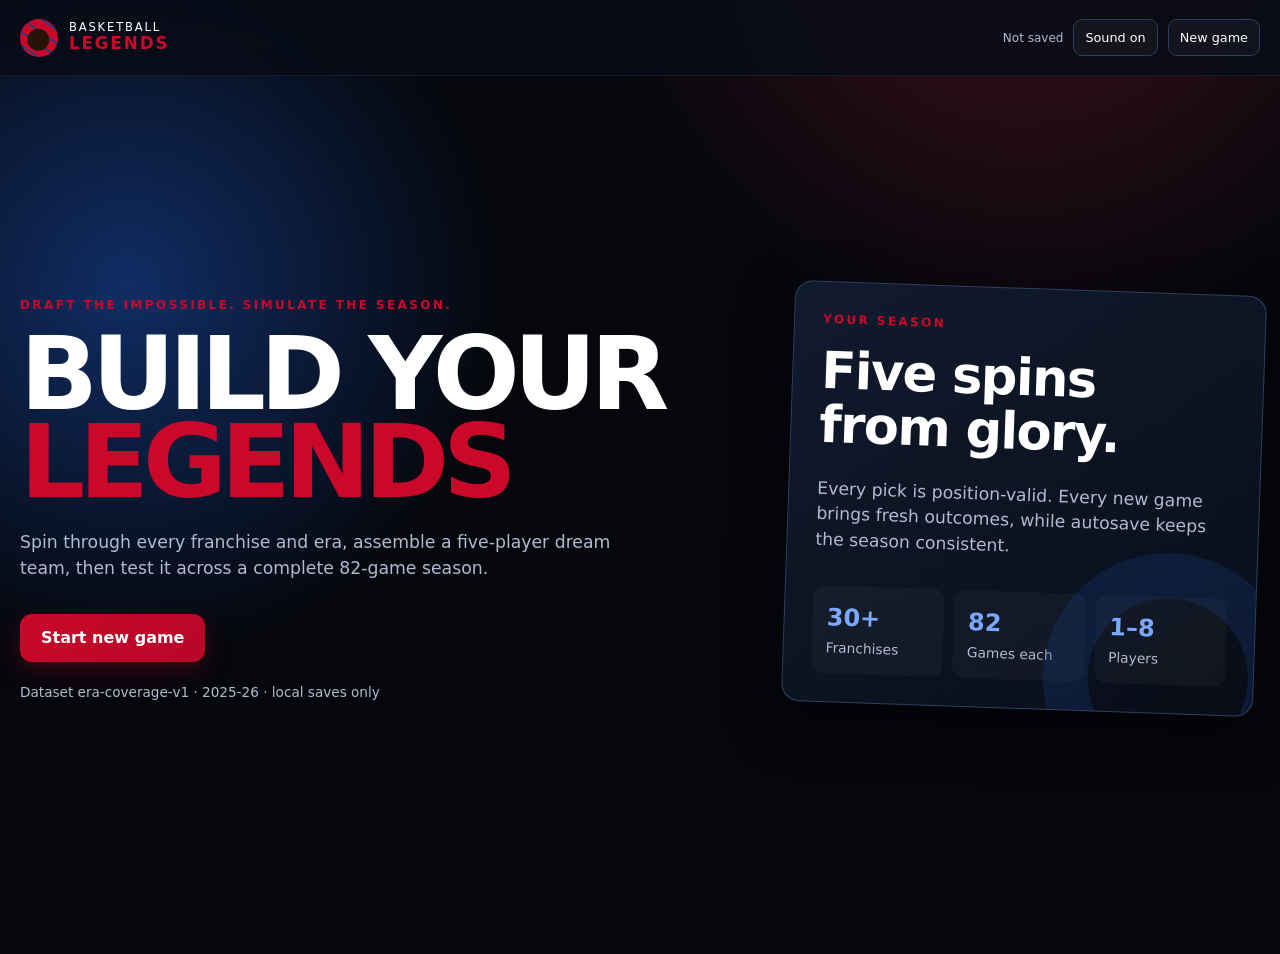
<file: index.html>
<!doctype html>
<html lang="en">
<head>
  <meta charset="utf-8">
  <meta name="viewport" content="width=device-width,initial-scale=1">
  <meta name="theme-color" content="#080c16">
  <title>Basketball Legends</title>
  <link rel="icon" type="image/png" sizes="32x32" href="assets/icons/favicon-32.png">
  <link rel="icon" type="image/png" sizes="512x512" href="assets/icons/favicon-512.png">
  <link rel="apple-touch-icon" sizes="180x180" href="assets/icons/favicon-180.png">
  <link rel="stylesheet" href="css/reset.css">
  <link rel="stylesheet" href="css/variables.css">
  <link rel="stylesheet" href="css/layout.css">
  <link rel="stylesheet" href="css/components.css?v=20260726-era-coverage-1">
  <link rel="stylesheet" href="css/responsive.css">
</head>
<body>
  <a class="skip-link" href="#app">Skip to game</a>
  <header class="topbar">
    <a class="brand" href="#" aria-label="Basketball Legends home"><span class="brand-ball" aria-hidden="true">●</span><span>Basketball<br><b>Legends</b></span></a>
    <div class="topbar-actions"><span id="save-status" class="save-status" role="status">Not saved</span><button id="sound-toggle" class="icon-button" type="button" aria-label="Toggle sound">Sound on</button><button id="restart-button" class="icon-button" type="button">New game</button></div>
  </header>
  <main id="app" tabindex="-1"></main>
  <div id="announcer" class="sr-only" aria-live="polite"></div>
  <div id="error-panel" class="error-panel" role="alert" hidden></div>
  <script type="module" src="js/app.js?v=20260726-era-coverage-1"></script>
</body>
</html>
</file>
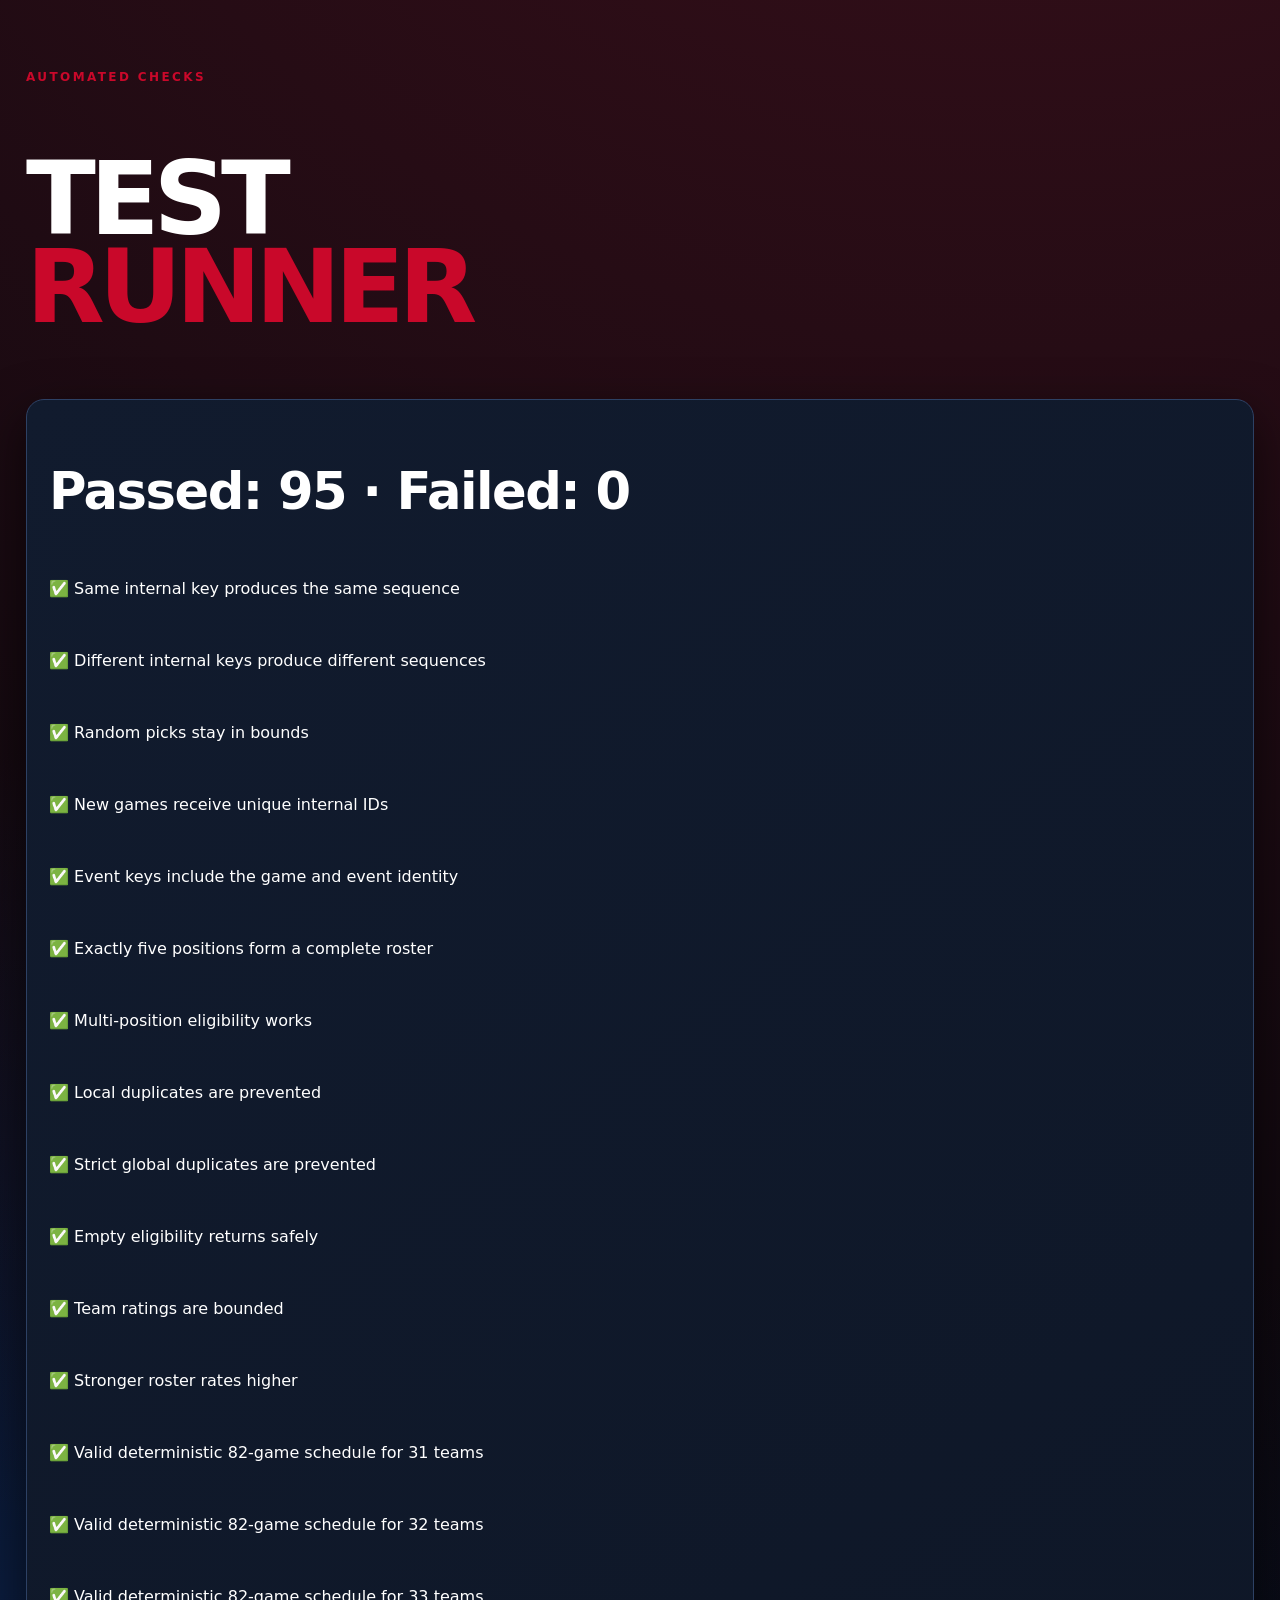
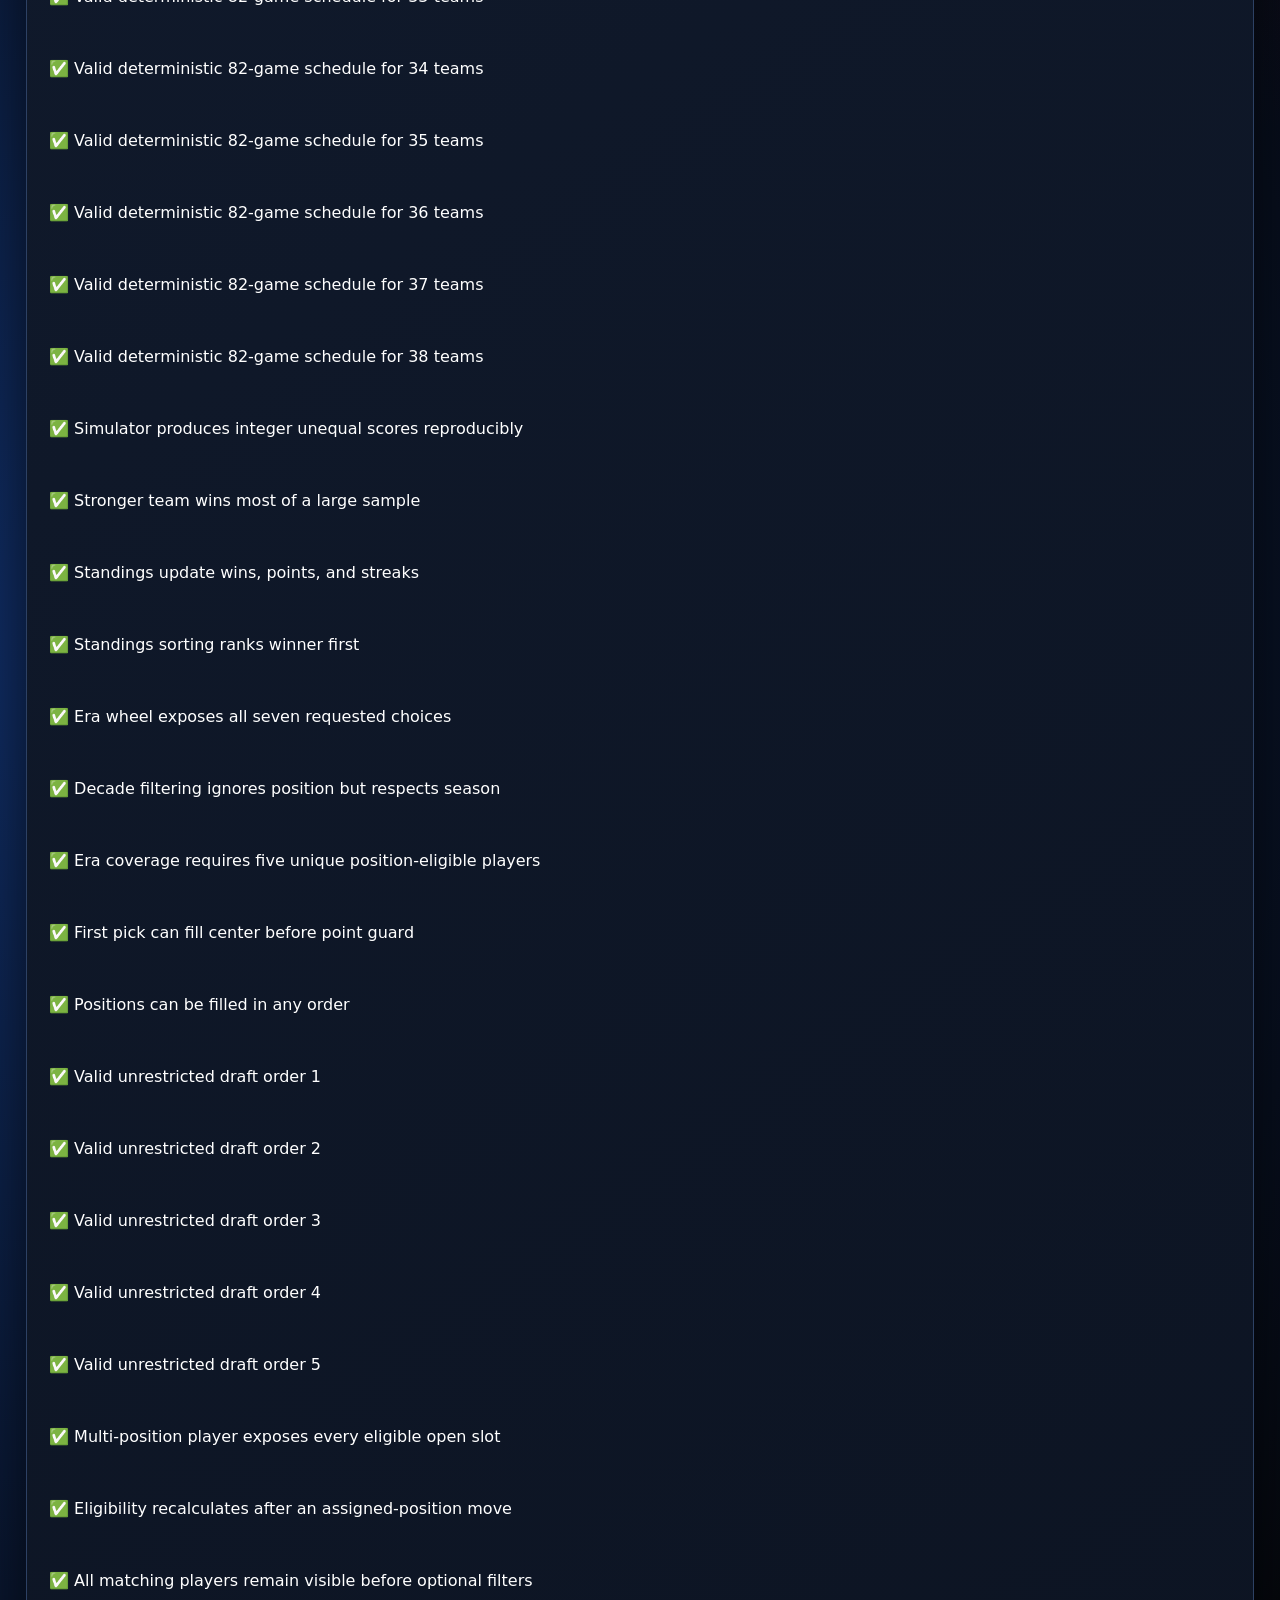
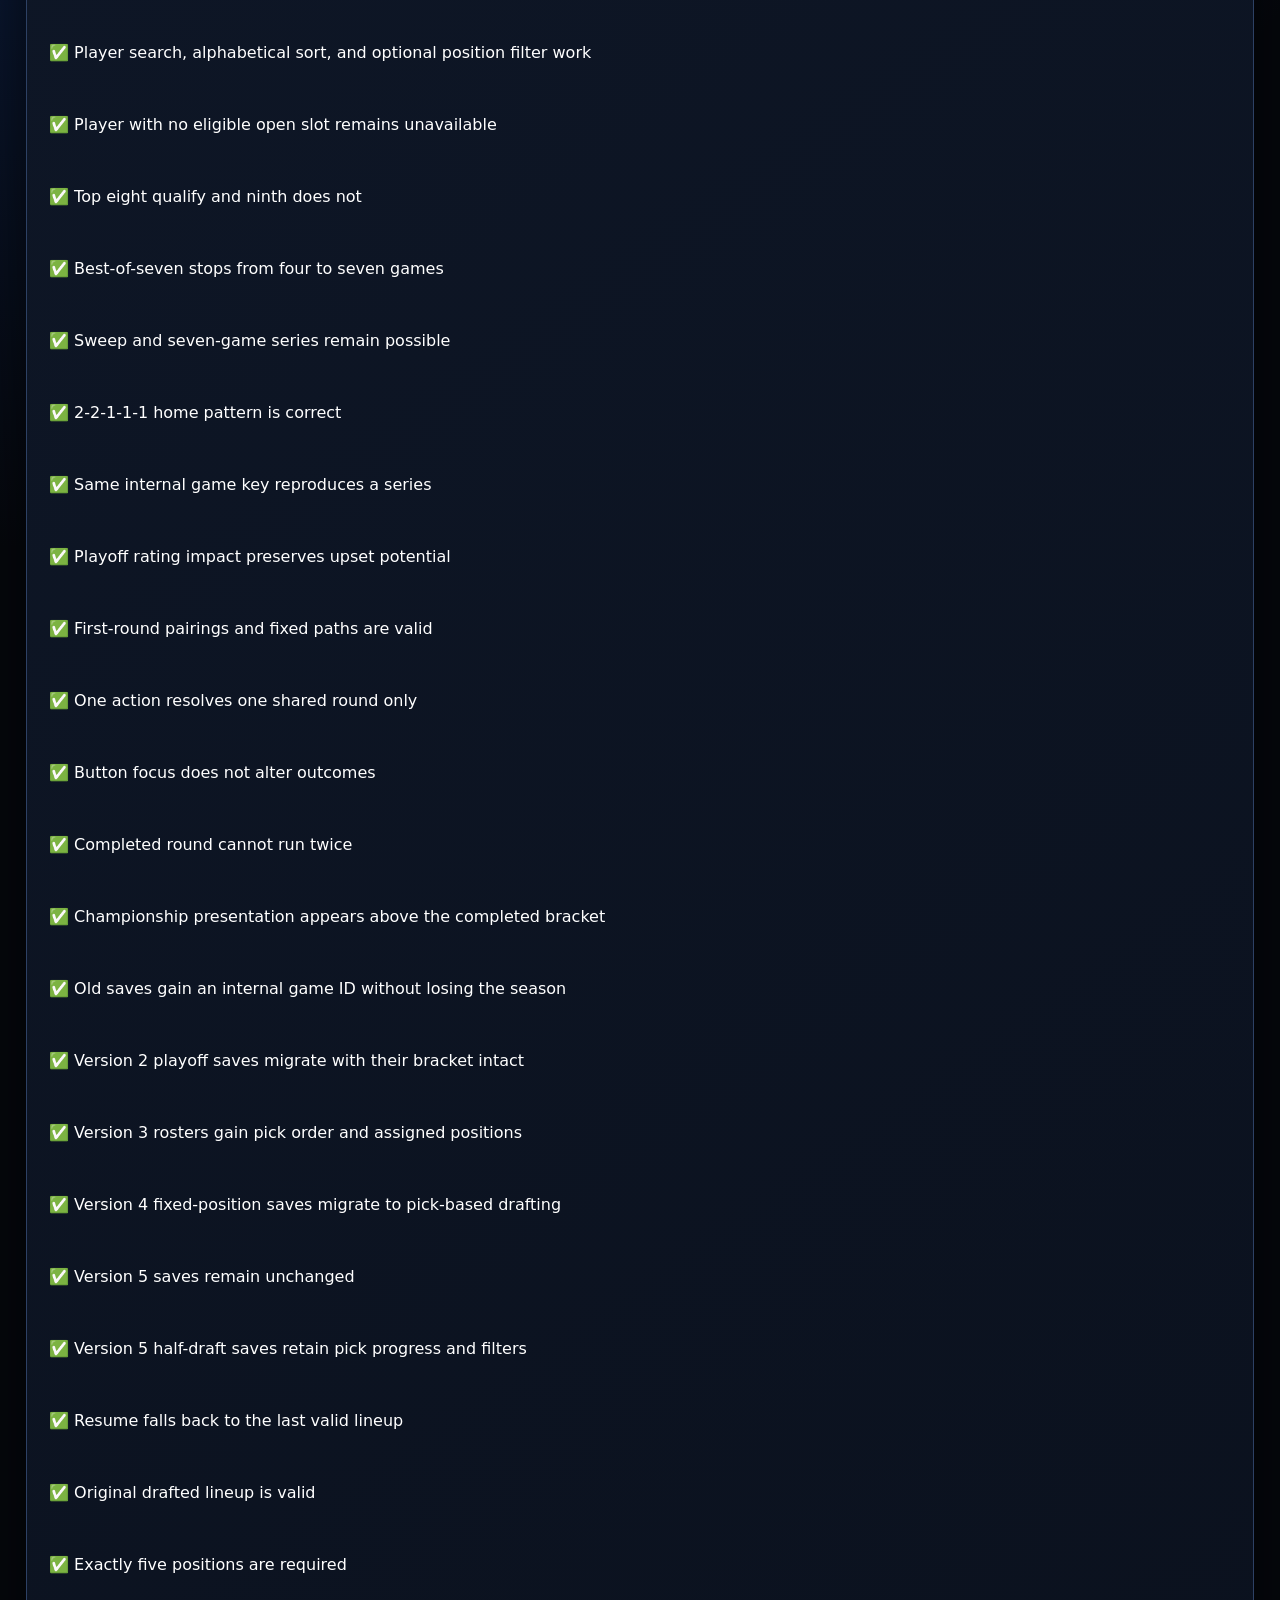
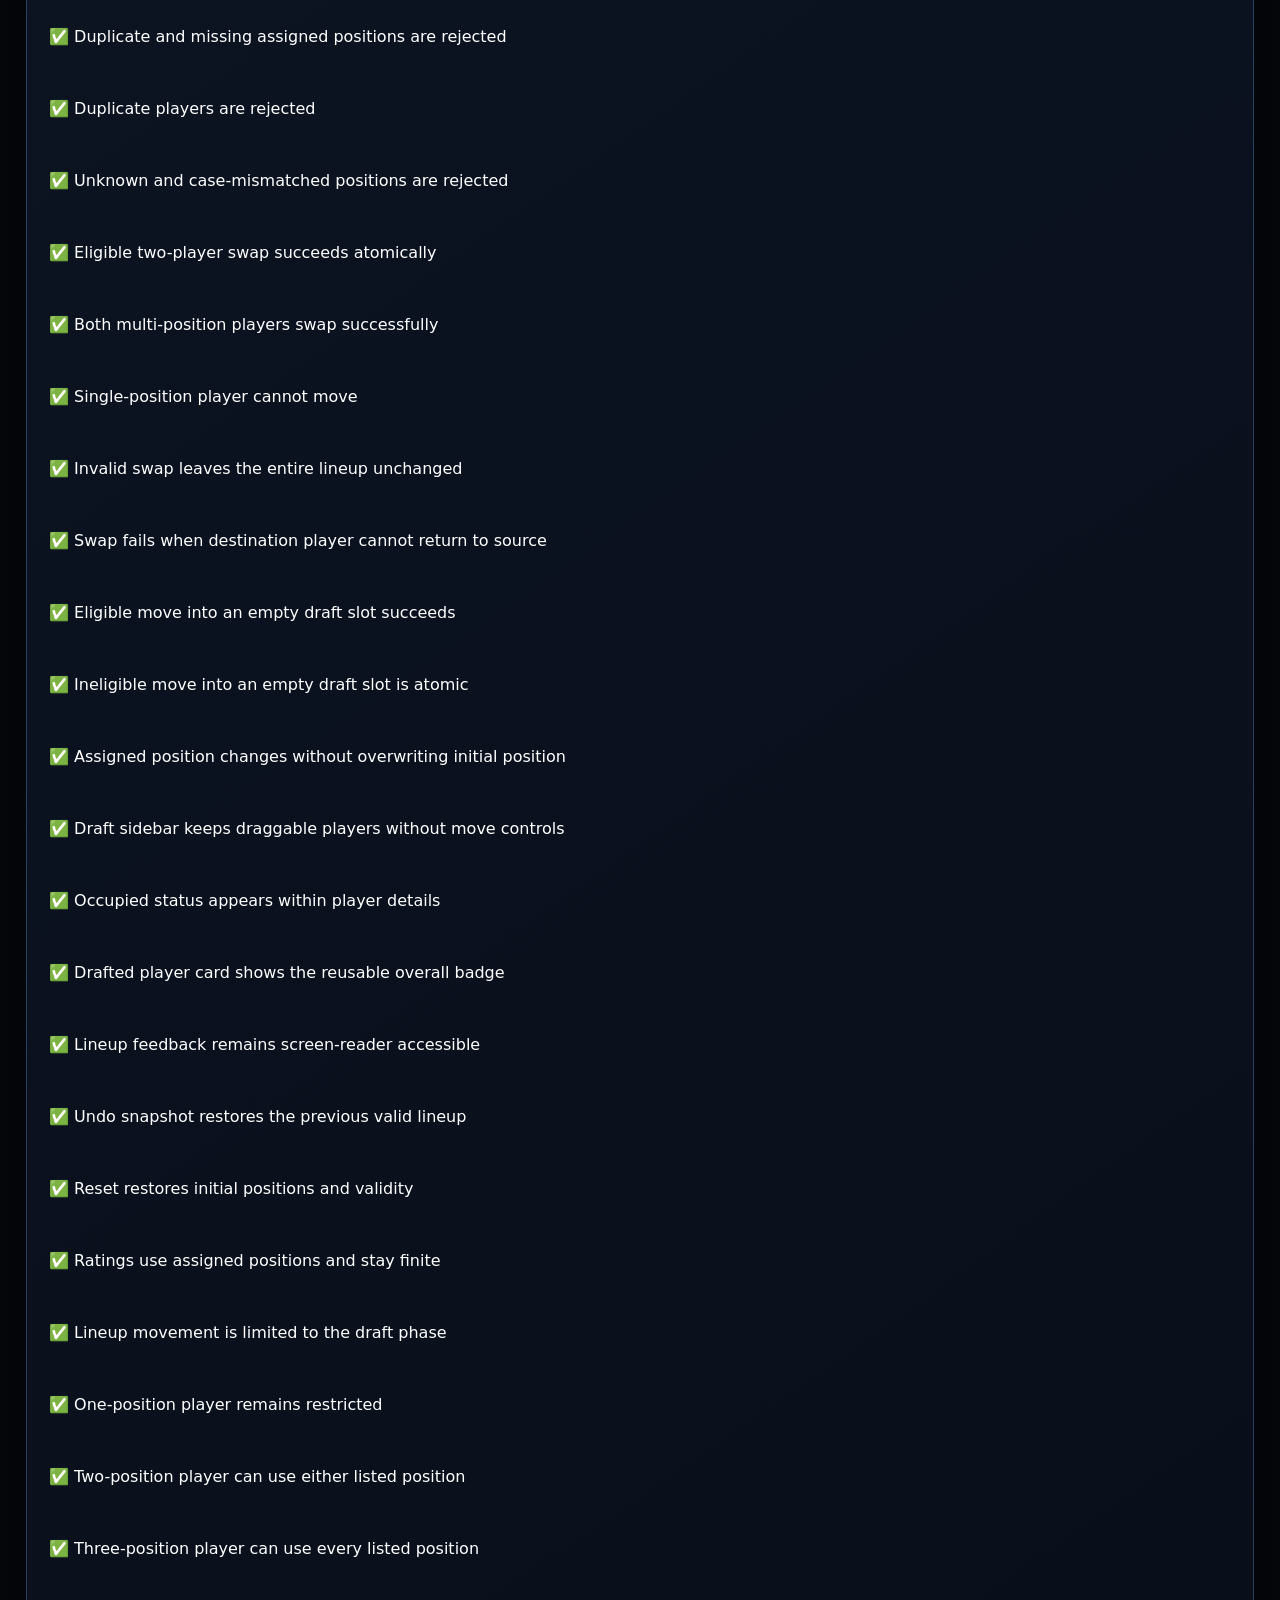
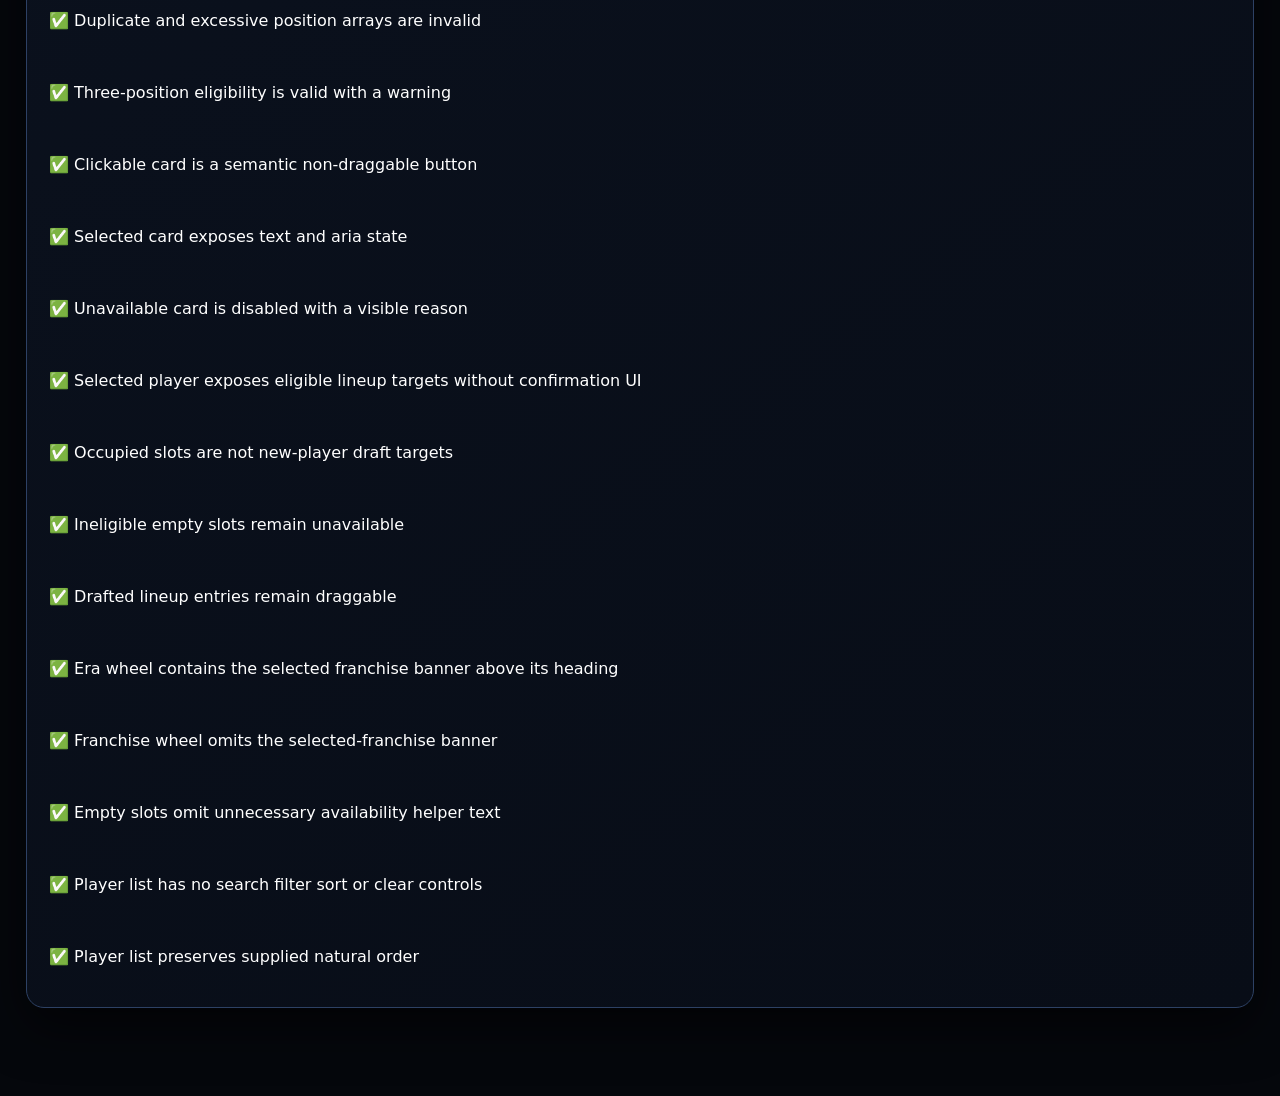
<file: tests/test-runner.html>
<!doctype html><html lang="en"><head><meta charset="utf-8"><meta name="viewport" content="width=device-width"><title>Basketball Legends Tests</title><link rel="stylesheet" href="../css/variables.css"><link rel="stylesheet" href="../css/layout.css"><link rel="stylesheet" href="../css/components.css?v=20260726-era-coverage-1"></head><body><main><p class="eyebrow">Automated checks</p><h1>Test<br><em>runner</em></h1><section class="card" style="margin-top:30px"><h2 id="summary">Running…</h2><div id="results" class="stack" style="margin-top:20px"></div></section></main><script type="module" src="test-runner.js?v=20260726-era-coverage-1"></script></body></html>
</file>
<file: css/variables.css>
:root{--bg:#05070c;--surface:#0d1422;--surface-2:#172238;--line:#2c3d5d;--text:#fff;--muted:#aebbd0;--orange:#C9082A;--gold:#4f82d5;--cyan:#75a7ff;--green:#48d597;--red:#C9082A;--blue:#17408B;--navy:#0b1f41;--radius:18px;--shadow:0 18px 50px #0009;--max:1240px;font-family:Inter,ui-sans-serif,system-ui,-apple-system,BlinkMacSystemFont,"Segoe UI",sans-serif}
</file>
<file: css/layout.css>
body{background:radial-gradient(circle at 80% -10%,#40101c 0,transparent 30%),radial-gradient(circle at 10% 30%,#102d64 0,transparent 28%),var(--bg);color:var(--text);line-height:1.5}.topbar{height:76px;padding:0 max(20px,calc((100% - var(--max))/2));display:flex;align-items:center;justify-content:space-between;border-bottom:1px solid #ffffff12;background:#080c16dd;backdrop-filter:blur(16px);position:sticky;top:0;z-index:20}.brand{display:flex;align-items:center;gap:11px;color:var(--text);text-decoration:none;text-transform:uppercase;font-size:.72rem;letter-spacing:.16em;line-height:1.15}.brand b{font-size:1.05rem;color:var(--orange)}.brand-ball{width:38px;height:38px;border-radius:50%;display:grid;place-items:center;color:#271307;background:repeating-linear-gradient(35deg,var(--orange) 0 9px,#17408B 10px 11px);font-size:1.8rem}.topbar-actions{display:flex;align-items:center;gap:10px}main{width:min(var(--max),calc(100% - 36px));margin:0 auto;padding:48px 0 80px}.hero{min-height:calc(100vh - 150px);display:grid;grid-template-columns:1.2fr .8fr;align-items:center;gap:60px}.hero-copy{max-width:720px}.eyebrow{color:var(--orange);text-transform:uppercase;letter-spacing:.2em;font-size:.75rem;font-weight:800;margin-bottom:16px}h1{font-size:clamp(3rem,8vw,6.8rem);line-height:.86;text-transform:uppercase;letter-spacing:-.06em}h1 em{font-style:normal;color:var(--orange)}h2{font-size:clamp(1.8rem,4vw,3.2rem);line-height:1.05;letter-spacing:-.03em}h3{font-size:1.1rem}.lede{color:var(--muted);max-width:610px;font-size:1.08rem;margin:24px 0 32px}.screen-head{display:flex;align-items:end;justify-content:space-between;gap:24px;margin-bottom:28px}.grid{display:grid;gap:18px}.grid-2{grid-template-columns:repeat(2,minmax(0,1fr))}.grid-3{grid-template-columns:repeat(3,minmax(0,1fr))}.draft-layout{display:grid;grid-template-columns:minmax(0,1.35fr) minmax(280px,.65fr);gap:24px}.season-layout{display:grid;grid-template-columns:minmax(0,1fr) minmax(330px,.65fr);gap:24px}.stack{display:grid;gap:16px}.actions{display:flex;gap:12px;align-items:center;flex-wrap:wrap;margin-top:24px}.split{display:flex;justify-content:space-between;align-items:center;gap:14px}.footer-note{color:var(--muted);font-size:.85rem;margin-top:20px}
</file>
<file: css/components.css>
.skip-link{position:fixed;left:12px;top:-60px;z-index:99;background:#fff;color:#000;padding:10px}.skip-link:focus{top:12px}.card{background:linear-gradient(145deg,#151d2d,#0d1320);border:1px solid var(--line);border-radius:var(--radius);padding:22px;box-shadow:var(--shadow)}.hero-card{transform:rotate(2deg);padding:28px;position:relative;overflow:hidden}.hero-card::before{content:"";position:absolute;inset:auto -40px -90px auto;width:250px;height:250px;border:45px solid #ff6b2c26;border-radius:50%}.stat-strip{display:grid;grid-template-columns:repeat(3,1fr);gap:10px;margin-top:24px}.stat{padding:14px;background:#ffffff08;border-radius:12px}.stat strong{display:block;font-size:1.5rem;color:var(--gold)}.stat span,.muted{color:var(--muted);font-size:.86rem}.button{min-height:48px;padding:0 21px;border-radius:12px;background:var(--orange);color:#140901;font-weight:850;cursor:pointer;box-shadow:0 8px 24px #ff6b2c30}.button.secondary{background:var(--surface-2);color:var(--text);border:1px solid var(--line);box-shadow:none}.button.ghost{background:transparent;color:var(--muted);border:1px solid var(--line);box-shadow:none}.button:disabled{opacity:.42;cursor:not-allowed}.button:focus-visible,.icon-button:focus-visible,input:focus-visible,select:focus-visible{outline:3px solid var(--cyan);outline-offset:3px}.icon-button{background:#ffffff09;border:1px solid var(--line);color:var(--text);border-radius:9px;padding:8px 11px;cursor:pointer;font-size:.8rem}.save-status{font-size:.75rem;color:var(--muted)}label{display:grid;gap:7px;color:var(--muted);font-size:.85rem;font-weight:700}input,select{width:100%;background:#090e18;color:var(--text);border:1px solid var(--line);border-radius:10px;padding:12px 13px}input[type=checkbox]{width:20px;height:20px}.check{display:flex;align-items:center;gap:10px}.form-grid{display:grid;grid-template-columns:repeat(2,minmax(0,1fr));gap:16px}.pill{display:inline-flex;align-items:center;gap:7px;border:1px solid var(--line);border-radius:999px;padding:7px 11px;color:var(--muted);font-size:.8rem}.pill.active{border-color:var(--orange);color:#ffd8c8;background:#ff6b2c18}.wheel-wrap{display:grid;place-items:center;padding:15px}.wheel{--turn:0deg;width:min(420px,78vw);aspect-ratio:1;border-radius:50%;border:9px solid #253249;background:conic-gradient(#ff6b2c 0 45deg,#17243a 45deg 90deg,#ffc857 90deg 135deg,#17334a 135deg 180deg,#ff6b2c 180deg 225deg,#17243a 225deg 270deg,#ffc857 270deg 315deg,#17334a 315deg);position:relative;display:grid;place-items:center;transform:rotate(var(--turn));box-shadow:0 0 0 8px #0a0f19,0 30px 70px #0009;transition:transform 3.1s cubic-bezier(.12,.72,.08,1)}.wheel::after{content:"";width:27%;aspect-ratio:1;border-radius:50%;background:#090e18;border:7px solid var(--orange);box-shadow:0 5px 20px #000}.pointer{width:0;height:0;border-left:18px solid transparent;border-right:18px solid transparent;border-top:34px solid var(--text);margin-bottom:-13px;z-index:2;filter:drop-shadow(0 4px 5px #000)}.wheel-label{position:absolute;inset:12%;display:grid;place-items:center;text-align:center;transform:rotate(calc(-1 * var(--turn)));transition:transform 3.1s cubic-bezier(.12,.72,.08,1);font-size:clamp(1.1rem,3vw,1.8rem);font-weight:900;text-shadow:0 3px 7px #000;background:#080c16c9;border-radius:50%;padding:27%;pointer-events:none}.roster-slot{display:grid;grid-template-columns:42px 1fr auto;align-items:center;gap:12px;padding:12px;border-bottom:1px solid #ffffff10}.roster-slot:last-child{border:0}.position{width:40px;height:40px;border-radius:10px;background:#ff6b2c18;color:var(--orange);display:grid;place-items:center;font-weight:900}.progress{height:10px;background:#050811;border-radius:99px;overflow:hidden}.progress>span{display:block;height:100%;background:linear-gradient(90deg,var(--orange),var(--gold));width:var(--progress);transition:width .3s}.table-wrap{overflow:auto;max-height:520px}table{border-collapse:collapse;width:100%;font-variant-numeric:tabular-nums;font-size:.84rem}th,td{text-align:right;padding:9px;border-bottom:1px solid #ffffff0c;white-space:nowrap}th:first-child,td:first-child{text-align:left;position:sticky;left:0;background:#111725}tr.custom td{color:#ffd1bd;background:#ff6b2c0b}.result-row{display:grid;grid-template-columns:1fr auto 1fr;gap:10px;align-items:center;padding:9px;border-bottom:1px solid #ffffff0c}.result-row .away{text-align:right}.score{font-weight:900;font-variant-numeric:tabular-nums}.error-panel{position:fixed;left:50%;bottom:24px;transform:translateX(-50%);width:min(620px,calc(100% - 30px));background:#431522;border:1px solid var(--red);padding:16px;border-radius:12px;z-index:50}.sr-only{position:absolute;width:1px;height:1px;padding:0;margin:-1px;overflow:hidden;clip:rect(0,0,0,0);white-space:nowrap;border:0}.draft-history{max-height:230px;overflow:auto}.rating{font-size:2.3rem;font-weight:950;color:var(--gold)}.team-accent{border-top:4px solid var(--accent,var(--orange))}
@media (prefers-reduced-motion:reduce){*,*::before,*::after{scroll-behavior:auto!important;animation-duration:.01ms!important;transition-duration:.01ms!important}}

/* Blue, red, white and black league identity */
.card{background:linear-gradient(145deg,#111b2e,#080d17);border-color:#2d4164}.button{background:linear-gradient(135deg,var(--red),#b70728);color:#fff;box-shadow:0 8px 24px #C9082A45}.button.secondary{background:linear-gradient(135deg,var(--blue),#102d68);border-color:#4f73ad}.eyebrow,h1 em{color:#C9082A}.hero-card::before{border-color:#17408B42}.stat strong,.rating{color:#78a9ff}.pill.active{border-color:#C9082A;color:#fff;background:#C9082A26}.position{background:#17408B3d;color:#94baff}.progress>span{background:linear-gradient(90deg,var(--blue),#fff 50%,var(--red))}.team-accent{border-top-color:var(--accent,var(--red))}
.wheel-card{overflow:hidden}.wheel-wrap{padding:20px 15px}.wheel{width:min(470px,80vw);border-color:#fff;box-shadow:0 0 0 9px #070b13,0 30px 70px #000b;transition:transform 3.1s cubic-bezier(.12,.72,.08,1)}.wheel::after{display:none}.wheel-hub{position:absolute;left:50%;top:50%;translate:-50% -50%;width:24%;aspect-ratio:1;border-radius:50%;display:grid;place-items:center;background:#05070c;border:7px solid #fff;color:#fff;font-size:clamp(1rem,3vw,1.6rem);font-weight:950;letter-spacing:-.08em;box-shadow:0 5px 24px #000}.wheel-segment-label{position:absolute;left:50%;top:50%;width:34px;margin-left:-17px;height:48%;padding-top:7px;text-align:center;transform-origin:50% 0;transform:rotate(var(--label-angle));font-size:.57rem;font-weight:950;color:#fff;text-shadow:0 1px 3px #000;writing-mode:vertical-rl;letter-spacing:.04em;z-index:1}.wheel-segment-label:nth-child(4n+3){color:#07101e;text-shadow:none}.wheel-segment-label.era-label{width:130px;margin-left:-65px;font-size:1.05rem;writing-mode:horizontal-tb;padding-top:17%;letter-spacing:.05em}.wheel-segment-label.era-label:nth-child(2){color:#07101e}.wheel-result{display:flex;align-items:center;justify-content:center;gap:12px;background:#ffffff0a;border:1px solid var(--line);border-radius:12px;padding:13px;margin-top:4px}.wheel-result span{color:var(--muted);font-size:.78rem;text-transform:uppercase;letter-spacing:.12em}.wheel-result strong{font-size:1.1rem}.pointer{border-top-color:#fff;filter:drop-shadow(0 4px 5px #000)}
.player-picker-help{margin:10px 0 17px}.player-options{display:grid;gap:10px;max-height:520px;overflow:auto;padding:3px}.player-option{width:100%;display:flex;align-items:center;justify-content:space-between;gap:18px;text-align:left;padding:15px 17px;color:var(--text);background:#090f1b;border:1px solid var(--line);border-radius:13px;cursor:pointer;transition:transform .15s,border-color .15s,background .15s}.player-option:hover{transform:translateY(-1px);border-color:#5275ac;background:#111d32}.player-option:focus-visible{outline:3px solid var(--cyan);outline-offset:2px}.player-option.selected{border-color:#C9082A;background:linear-gradient(90deg,#C9082A24,#17408B29);box-shadow:inset 4px 0 #C9082A}.player-option-copy{display:grid;gap:3px}.player-option-copy strong{font-size:1rem}.player-option-copy small{color:var(--muted)}.overall-badge{width:58px;min-width:58px;height:58px;border-radius:50%;display:grid;place-items:center;background:var(--blue);border:2px solid #fff;font-size:1.2rem;font-weight:950;line-height:.8}.overall-badge small{display:block;font-size:.52rem;letter-spacing:.08em;font-weight:800}.player-option.selected .overall-badge{background:var(--red)}

.wheel-help{text-align:center;margin-top:10px}.wheel-clickable{cursor:pointer}.wheel-clickable:hover{box-shadow:0 0 0 9px #070b13,0 0 0 13px #ffffff35,0 30px 70px #000b}.wheel-clickable:focus-visible{outline:4px solid #fff;outline-offset:7px}.wheel-spinning,.wheel-disabled{cursor:default}.wheel-hub{pointer-events:none}.wheel-clickable .wheel-hub{background:linear-gradient(145deg,var(--blue),var(--red));font-size:clamp(.72rem,2.2vw,1rem);letter-spacing:.08em}.wheel-segment-label{left:50%;top:50%;width:38px;height:auto;margin:0;padding:0;writing-mode:horizontal-tb;transform-origin:center;transform:translate(-50%,-50%) rotate(var(--label-angle)) translateY(calc(-1 * min(198px,33.6vw))) rotate(calc(-1 * var(--label-angle)));font-size:.58rem;line-height:1;text-align:center;letter-spacing:0}.wheel-segment-label.era-label{width:145px;margin:0;padding:0;transform:translate(-50%,-50%) rotate(var(--label-angle)) translateY(calc(-1 * min(145px,25vw))) rotate(calc(-1 * var(--label-angle)));font-size:1.12rem}.wheel-segment-label:nth-child(4n+3){color:#07101e}.wheel-result{border-left:4px solid var(--red);border-right:4px solid var(--blue)}.player-option.selected{border-color:var(--red);box-shadow:inset 4px 0 var(--red)}

.expanded-player-options{max-height:660px}.detailed-player{display:grid;gap:13px}.player-option-main{display:flex;align-items:center;justify-content:space-between;width:100%;gap:15px}.attribute-row{display:grid;grid-template-columns:repeat(6,1fr);gap:5px;width:100%}.attribute-row>span{display:grid;place-items:center;padding:7px 3px;border-radius:8px;background:#ffffff09}.attribute-row small{font-size:.58rem;color:var(--muted);letter-spacing:.08em}.attribute-row b{font-size:.88rem}.draft-dropzones{display:grid;gap:7px;margin-top:13px}.drop-slot{width:100%;color:var(--text);background:#090f1b;border:1px dashed var(--line);border-radius:12px;text-align:left;cursor:pointer}.drop-slot:disabled{opacity:1;cursor:default}.drop-slot.eligible{border:2px solid var(--blue);background:#17408B26;box-shadow:0 0 0 3px #17408B18}.drop-slot.eligible:hover,.drop-slot.eligible:focus-visible{border-color:#fff;background:#17408B45}.drop-slot:not(.eligible):not(.filled){opacity:.55}.drop-icon{font-size:1.4rem;color:var(--cyan)}
@media(max-width:560px){.attribute-row{grid-template-columns:repeat(3,1fr)}.detailed-player{padding:13px}.wheel-segment-label.era-label{font-size:.78rem;width:90px}}

.section-title{margin:34px 0 18px}.qualification-label{margin:18px 0 8px}.postseason-choice{margin-top:24px}.shared-round-note{text-align:center;color:var(--muted);margin:18px 0}.playoff-controls{margin-bottom:14px}.playoff-controls .button{margin-top:16px}.playoff-bracket{display:grid;gap:28px;margin-top:24px}.bracket-conference{background:#080d17;border:1px solid var(--line);border-radius:var(--radius);padding:20px}.bracket-rounds{display:grid;grid-template-columns:repeat(3,minmax(220px,1fr));gap:15px;overflow-x:auto;padding-bottom:10px}.bracket-round h4{margin:12px 0;color:var(--muted);font-size:.78rem;text-transform:uppercase;letter-spacing:.08em}.series-node{background:#111b2e;border:1px solid var(--line);border-radius:12px;padding:11px;margin-bottom:10px;min-height:86px}.series-node>div{display:grid;grid-template-columns:1fr auto auto;gap:8px;align-items:center;padding:3px 0}.series-node em{font-size:.62rem;color:#fff;background:var(--blue);padding:3px 6px;border-radius:999px;font-style:normal}.series-node>small{display:block;margin-top:5px;color:var(--muted);font-size:.65rem}.custom-series{border-left:4px solid var(--red)}.featured-series{box-shadow:0 0 0 3px #fff3}.pending-node{display:grid;place-items:center;color:var(--muted)}.bracket-finals,.champion-card{background:linear-gradient(135deg,#17408B35,#C9082A35);border:1px solid #ffffff35;border-radius:var(--radius);padding:22px}.champion-card{text-align:center;margin-bottom:24px}.champion-card h2{font-size:clamp(2.4rem,7vw,5rem)}.featured-games{margin:24px 0}.game-grid{display:grid;grid-template-columns:repeat(auto-fit,minmax(190px,1fr));gap:10px;margin-top:15px}.playoff-game{display:grid;gap:4px;background:#080d17;border:1px solid var(--line);border-radius:11px;padding:12px}.playoff-game small{color:var(--muted)}
@media(max-width:760px){.bracket-rounds{grid-template-columns:1fr;overflow:visible}.bracket-conference{padding:14px}}

/* Broadcast playoff bracket: both conferences advance toward centre court. */
.tv-bracket-shell{margin-top:26px;overflow:hidden;background:radial-gradient(circle at 50% 48%,#17408B32,transparent 28%),linear-gradient(180deg,#101a2b,#05080e);border:1px solid #ffffff2e;border-radius:18px;box-shadow:0 25px 70px #0009}
.tv-bracket-scorebug{display:grid;grid-template-columns:1fr auto 1fr;align-items:center;gap:18px;padding:12px 18px;background:linear-gradient(90deg,var(--blue),#101827 42%,#101827 58%,var(--red));border-bottom:2px solid #fff;color:#fff;font-size:.68rem;font-weight:900;letter-spacing:.12em}.tv-bracket-scorebug span:last-child{text-align:right}.tv-bracket-scorebug strong{padding:7px 13px;border:1px solid #ffffff55;border-radius:999px;background:#05080ec7;white-space:nowrap}
.tv-bracket-scroll{overflow-x:auto;padding:18px 14px 22px}.tv-bracket-grid{display:grid;grid-template-columns:minmax(145px,1.15fr) minmax(130px,1fr) minmax(130px,1fr) minmax(176px,1.3fr) minmax(130px,1fr) minmax(130px,1fr) minmax(145px,1.15fr);gap:12px;min-width:1050px;min-height:620px}
.broadcast-round{display:flex;min-width:0;flex-direction:column}.broadcast-round h4,.broadcast-center-stage .finals-mark{min-height:42px;margin:0 0 9px;display:grid;place-items:center;text-align:center;color:#b9c6dc;font-size:.64rem;text-transform:uppercase;letter-spacing:.09em}.broadcast-series-stack{display:flex;flex:1;flex-direction:column;justify-content:space-around;gap:9px}.broadcast-round .series-node{margin:0}
.series-node{position:relative;z-index:1;overflow:visible;background:linear-gradient(145deg,#15243c,#090f1a);box-shadow:0 9px 20px #0005;animation:bracket-node-in .55s cubic-bezier(.2,.8,.2,1) both;animation-delay:var(--reveal-delay,0ms)}.series-node>div{font-size:.69rem}.series-node>div span{overflow:hidden;text-overflow:ellipsis;white-space:nowrap}.series-node.status-complete{border-color:#ffffff42}.series-node.status-complete b{color:#fff;animation:score-flash .65s ease both}.series-node.status-in-progress{border-color:#6d9ae2;box-shadow:0 0 0 2px #17408B35,0 9px 20px #0005}.series-node.status-in-progress::after{content:"";position:absolute;inset:-1px;border:1px solid #fff;border-radius:12px;animation:live-pulse 1.7s ease-in-out infinite;pointer-events:none}.series-node em{background:var(--red);font-weight:950}.west .series-node{--entry-x:-15px}.east .series-node{--entry-x:15px}.west .series-node::before,.east .series-node::before{content:"";position:absolute;top:50%;width:13px;height:1px;background:#ffffff38}.west .series-node::before{right:-13px}.east .series-node::before{left:-13px}
.broadcast-center-stage{display:flex;flex-direction:column;justify-content:center;gap:16px;padding:0 6px;text-align:center}.broadcast-center-stage .finals-mark{display:flex;min-height:auto;gap:6px;margin:0;color:#fff}.finals-mark span{padding:4px 6px;background:var(--red);border-radius:3px}.finals-mark strong{font-size:.9rem;letter-spacing:.13em}.broadcast-center-stage .series-node{border:1px solid #fff;box-shadow:0 0 35px #17408B55}.champion-lockup{display:grid;place-items:center;gap:3px;padding:12px 8px;border-top:1px solid #ffffff25;color:#8794aa}.champion-lockup>span{font-size:1.8rem;filter:grayscale(1);opacity:.45}.champion-lockup small{font-size:.55rem;font-weight:900;letter-spacing:.13em}.champion-lockup strong{font-size:.8rem}.champion-lockup.is-crowned{color:#fff;animation:champion-reveal .8s cubic-bezier(.18,.8,.2,1) both}.champion-lockup.is-crowned>span{filter:none;opacity:1;animation:trophy-float 1.8s ease-in-out infinite}.playoff-game{animation:game-card-in .45s ease both;animation-delay:var(--reveal-delay,0ms)}
@keyframes bracket-node-in{from{opacity:0;transform:translateX(var(--entry-x,0)) scale(.96)}to{opacity:1;transform:none}}@keyframes score-flash{0%,35%{color:#78a9ff;transform:scale(1.3)}100%{color:#fff;transform:none}}@keyframes live-pulse{0%,100%{opacity:.15}50%{opacity:.8}}@keyframes champion-reveal{from{opacity:0;transform:translateY(18px) scale(.88)}to{opacity:1;transform:none}}@keyframes trophy-float{0%,100%{transform:translateY(0)}50%{transform:translateY(-5px)}}@keyframes game-card-in{from{opacity:0;transform:translateY(12px)}to{opacity:1;transform:none}}
.reduced-motion .series-node,.reduced-motion .series-node b,.reduced-motion .series-node::after,.reduced-motion .champion-lockup,.reduced-motion .champion-lockup>span,.reduced-motion .playoff-game{animation:none!important}
@media(max-width:760px){.tv-bracket-scorebug{font-size:.55rem;gap:8px;padding-inline:10px}.tv-bracket-scroll{padding:14px 10px}.tv-bracket-grid{min-width:920px;min-height:560px;grid-template-columns:repeat(3,125px) 155px repeat(3,125px);gap:8px}.series-node{padding:8px;min-height:78px}.series-node>div{font-size:.63rem}}

/* In-draft drag, swap, keyboard, and touch lineup controls */
.detailed-player.unavailable{opacity:.58;border-style:dashed}.player-option-copy{display:grid;gap:3px}.player-option-copy small:last-child{color:#a9c3f2;font-weight:750}.selected-franchise-banner{width:100%;margin-bottom:14px;padding:9px 14px;text-align:center;border:1px solid #ffffff30;border-left:4px solid var(--blue);border-right:4px solid var(--red);border-radius:10px;background:linear-gradient(100deg,#17408B4d,#111827 50%,#C9082A42);font-size:clamp(1.2rem,2.5vw,1.4rem);font-weight:650;line-height:1.25;overflow-wrap:anywhere}
.player-card{position:relative;font:inherit;appearance:none;touch-action:pan-y;min-height:164px}.player-card:disabled{cursor:not-allowed;opacity:.58}.player-card:disabled:hover{transform:none;border-color:var(--line);background:#090f1b}.player-card-state{justify-self:start;padding:4px 8px;border-radius:999px;background:#ffffff12;color:#d7e5ff;font-size:.72rem;font-weight:900;letter-spacing:.04em}.player-card.selected .player-card-state{background:var(--red);color:#fff}.draft-lineup-card.has-selection .draft-lineup-slot:not(.draft-target){opacity:.42;cursor:default}.draft-lineup-card.has-selection .draft-target{border-color:#fff;box-shadow:0 0 0 3px #17408B88,0 0 24px #17408B55;cursor:pointer}.draft-lineup-card.has-selection .draft-target:hover,.draft-lineup-card.has-selection .draft-target:focus-visible{transform:translateY(-1px);background:#17408B60}.drafted-player-copy[draggable=true]{cursor:grab}.drafted-player-copy[draggable=true]:active{cursor:grabbing}
.draft-lineup-card{border-top:4px solid var(--blue)}.draft-lineup-slot{grid-template-columns:42px minmax(0,1fr) auto;min-height:82px;transition:border-color .16s,background .16s,opacity .16s}.drafted-player-copy{display:grid;grid-template-columns:minmax(0,1fr) auto;align-items:center;gap:12px;cursor:grab;min-width:0}.drafted-player-details{display:grid;gap:3px;min-width:0}.drafted-player-copy:active{cursor:grabbing}.drafted-player-copy:focus-visible{outline:3px solid #fff;outline-offset:3px;border-radius:6px}.drafted-player-copy small{color:var(--muted)}.drafted-player-copy .overall-badge{color:#fff}.drag-handle{color:var(--cyan)}.occupied-status{display:block;margin-top:4px;font-size:.7rem;font-weight:900;text-transform:uppercase;letter-spacing:.06em;color:var(--muted)}.drop-status{font-size:.7rem;font-weight:900;text-transform:uppercase;letter-spacing:.06em;color:var(--muted)}.draft-lineup-slot.drop-valid{border:2px solid #49d17d;background:#123c2b}.draft-lineup-slot.drop-valid .drop-status{color:#8ff0b2}.draft-lineup-slot.drop-valid .drop-status::before{content:"✓ "}.draft-lineup-slot.drop-invalid{border:2px dashed #f0a2ad;background:#3b1720;opacity:.72}.draft-lineup-slot.drop-invalid .drop-status{color:#ffc1c9}.draft-lineup-slot.drop-invalid .drop-status::before{content:"× "}.lineup-feedback{min-height:48px;margin-top:16px;padding:13px 15px;border-left:4px solid var(--blue);border-radius:8px;background:#17408B1c;color:#dce8ff}.lineup-feedback.compact{min-height:0;margin-top:12px;padding:10px 12px;font-size:.78rem}.review-lineup-slot{grid-template-columns:42px 1fr auto}
@media(max-width:760px){.draft-lineup-slot{grid-template-columns:42px 1fr}.drop-status{justify-self:end}}@media(max-width:480px){.selected-franchise-banner{margin-bottom:12px;padding:8px 10px}.draft-lineup-slot{grid-template-columns:1fr}.draft-lineup-slot>.position{width:100%;height:34px}}
</file>
<file: css/responsive.css>
@media(max-width:850px){.hero,.draft-layout,.season-layout{grid-template-columns:1fr}.hero{gap:28px}.hero-card{transform:none}.grid-3{grid-template-columns:1fr 1fr}.topbar{padding:0 15px}.save-status{display:none}main{padding-top:30px}.season-layout>.stack{order:-1}}@media(max-width:560px){main{width:min(100% - 24px,var(--max))}.grid-2,.grid-3,.form-grid{grid-template-columns:1fr}.screen-head{align-items:start;flex-direction:column}.topbar-actions .icon-button:first-of-type{display:none}.card{padding:17px}.stat-strip{grid-template-columns:1fr}.result-row{font-size:.8rem}.button{width:100%}.actions .button{flex:1}.wheel{width:78vw}}
</file>
